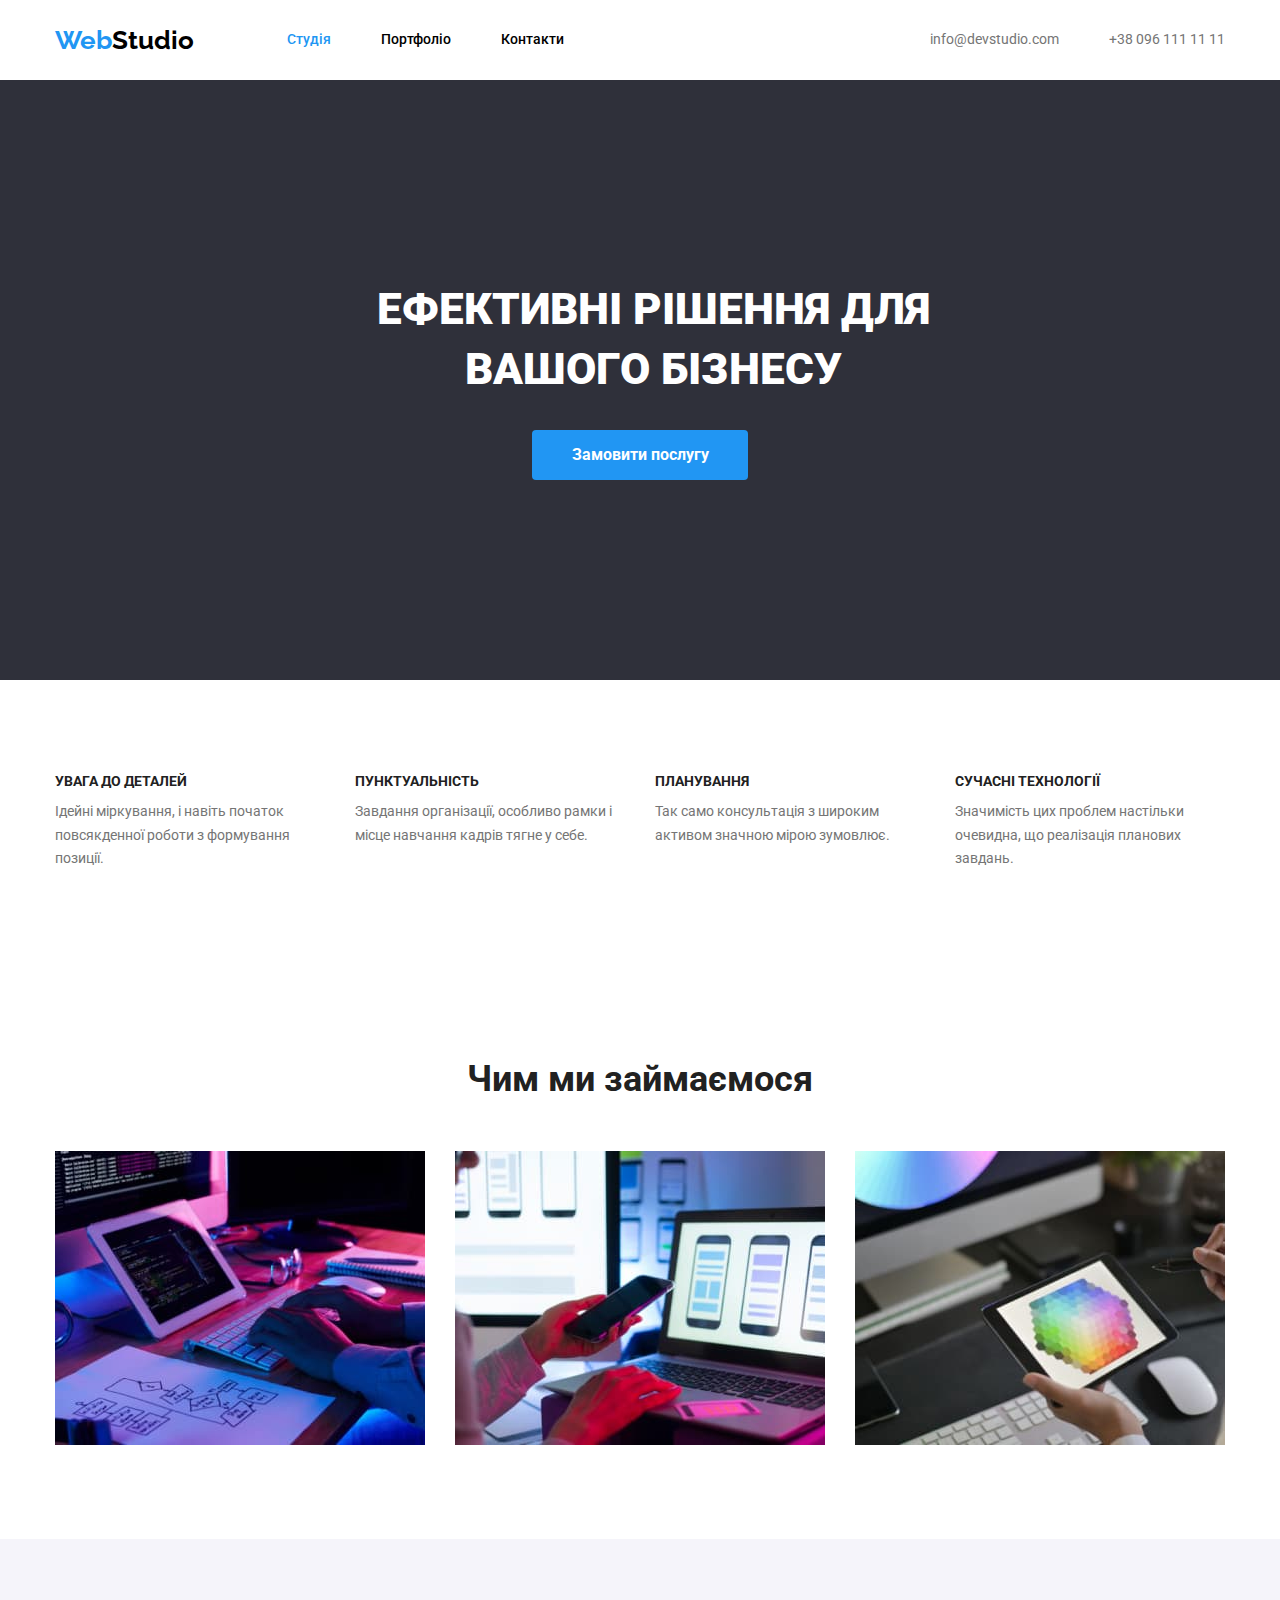
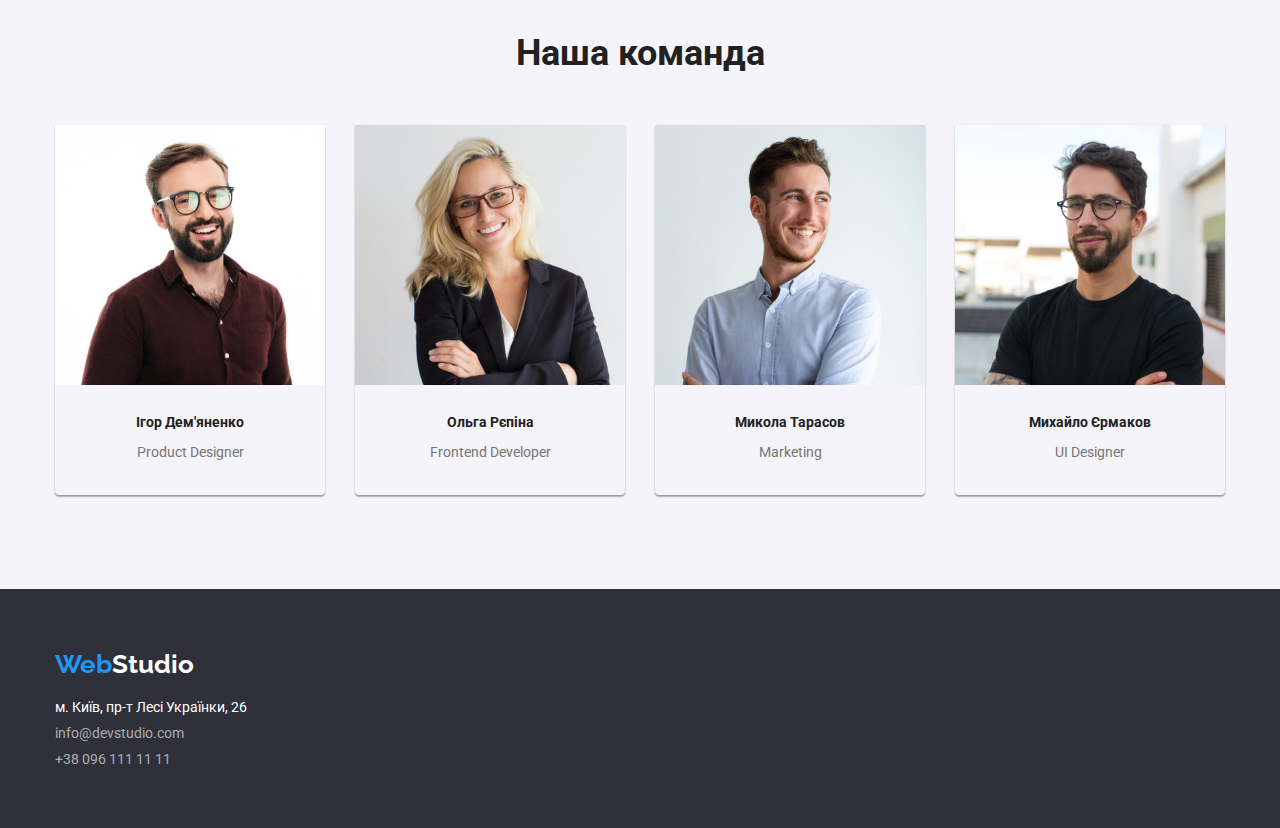
<file: index.html>
<!DOCTYPE html>
<html lang="uk">
<head>
    <meta charset="UTF-8">
    <meta http-equiv="X-UA-Compatible" content="IE=edge">
    <meta name="viewport" content="width=device-width, initial-scale=1.0">
    <title>Document</title>
    <link rel="stylesheet" href="https://fonts.googleapis.com/css2?family=Raleway:wght@700&family=Roboto:wght@400;500;700;900&display=swap">
    <link rel="stylesheet" href="https://cdn.jsdelivr.net/npm/modern-normalize@1.1.0/modern-normalize.min.css">
    <link rel="stylesheet" href="./css/styles.css">
</head>
<body class="font-family">
    
        <!--Шапка сайта-->
    <header class="header">
        <div class="container heder-box">
            <nav class="header-navigation">
            <a class="nav-link" href="./index.html"><span class="accent">Web</span><span class="accent-two">Studio</span></a>
            <ul class="menu">
                <li><a class="nav-link active" href="./index.html">Студія</a></li>
                <li><a class="nav-link" href="./portfolio.html">Портфоліо</a></li>
                <li><a class="nav-link" href="">Контакти</a></li>
            </ul>
        </nav>
        <ul class="contact">
            <li><a class="nav-link-contakts" href="mailto:info@devstudio.com">info@devstudio.com</a></li>
            <li><a class="nav-link-contakts" href="tel:+380961111111">+38 096 111 11 11</a></li>
        </ul>
        </div>
    </header>
 <main>
    <section class="hero">
        <div class="container hero-box">
            <h1 class="headline">Ефективні рішення для вашого бізнесу</h1>
            <button class="cursor" type="button">Замовити послугу</button>
        </div>
    </section>
    <section class="features section">
        <div class="container features-section">
        <h2 class="visually-hidden">Наші переваги</h2>
        <ul class="features-section-list">
                <li class="features-list">
                    <div class="features-list-box">
                        <h3 class="subject">УВАГА ДО ДЕТАЛЕЙ</h3>
                        <p class="text">Ідейні міркування, і навіть початок повсякденної роботи з формування позиції.</p>
                    </div> 
                </li>
                <li class="features-list">
                    <div class="features-list-box">
                        <h3 class="subject">ПУНКТУАЛЬНІСТЬ</h3>
                        <p class="text">Завдання організації, особливо рамки і місце навчання кадрів тягне у себе.</p>
                    </div>
                </li class="features-list">
                 <li class="features-list">
                    <div class="features-list-box">
                        <h3 class="subject">ПЛАНУВАННЯ</h3>
                        <p class="text">Так само консультація з широким активом значною мірою зумовлює.</p>
                    </div>
                </li>
                <li class="features-list">
                    <div class="features-list-box">
                        <h3 class="subject">СУЧАСНІ ТЕХНОЛОГІЇ</h3>
                        <p class="text">Значимість цих проблем настільки очевидна, що реалізація планових завдань.</p>
                    </div>
                </li>
        </ul>
        </div>  
    </section>
    <section class="works section">
        <div class="container">
        <h2 class="heading">Чим ми займаємося</h2>
        <ul class="works-list">
            <li><img src="./images/work1.jpg" alt="Робота програмування" width="370"></li>
            <li><img src="./images/work2.jpg" alt="Робота мобільної графіки" width="370"></li>
            <li><img src="./images/work3.jpg" alt="Кольорова гамма" width="370"></li>
        </ul>
        </div>
    </section>
    <section class="job section">
        <div class="container">
            <h2 class="heading">Наша команда</h2>
                <ul class="job-list">
                    <li class="jop-list-item"><img src="./images/job1.jpg" alt="Ігор Дем'яненко" width="270">
                        <div class="jop-list-item-box">
                            <h3 class="job-name">Ігор Дем'яненко</h3>
                            <p class="job-titl" lang="en">Product Designer</p>
                        </div>
                    </li>
                    <li class="jop-list-item"><img src="./images/job2.jpg" alt="Ольга Рєпіна" width="270">
                        <div class="jop-list-item-box">
                            <h3 class="job-name">Ольга Рєпіна</h3>
                            <p class="job-titl" lang="en">Frontend Developer</p>
                        </div>
                    </li>
                    <li class="jop-list-item"><img src="./images/job3.jpg" alt="Микола Тарасов" width="270">
                        <div class="jop-list-item-box">
                            <h3 class="job-name">Микола Тарасов</h3>
                            <p class="job-titl" lang="en">Marketing</p>
                        </div>
                    </li>
                    <li class="jop-list-item"><img src="./images/job4.jpg" alt="Михайло Єрмаков" width="270">
                        <div class="jop-list-item-box">
                            <h3 class="job-name">Михайло Єрмаков</h3>
                            <p class="job-titl" lang="en">UI Designer</p>
                        </div>
                        </li>
                </ul>
        </div>
    </section>
 </main>
 <!--Футер-->
 <footer class="footer">
    <div class="container">
    <a class="nav-link" href="./index.html"><span class="accent">Web</span><span class="accent-three">Studio</span></a>
    <address class="footer-address">
        <ul>
            <li class="list-address"><a class="nav-link-adres" href="">м. Київ, пр-т Лесі Українки, 26</a></li>
            <li class="list-mail"><a class="nav-link-kont" href="mailto:info@devstudio.com">info@devstudio.com</a></li>
            <li class="list-tel"><a class="nav-link-kont" href="tel:+380961111111">+38 096 111 11 11</a></li>
        </ul>
    </address>
    </div>
</footer>
</body>
</html>
</file>
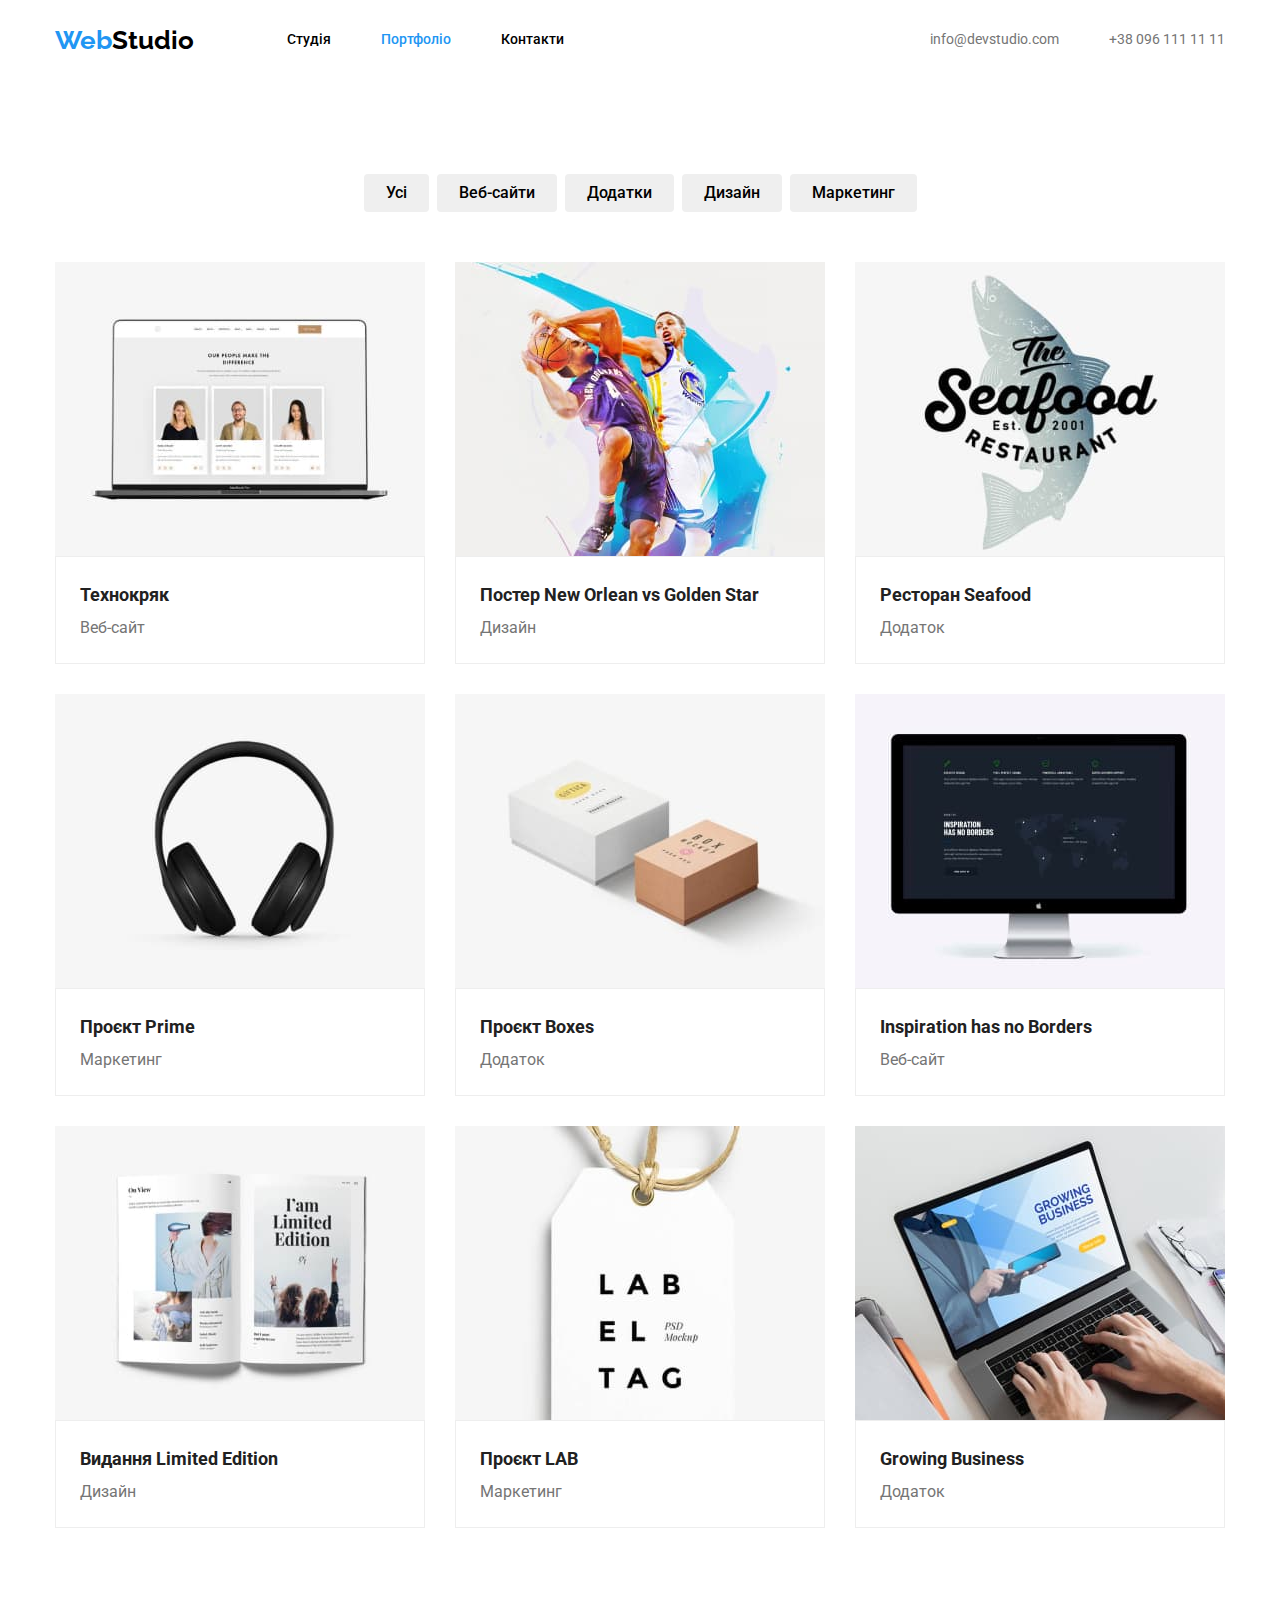
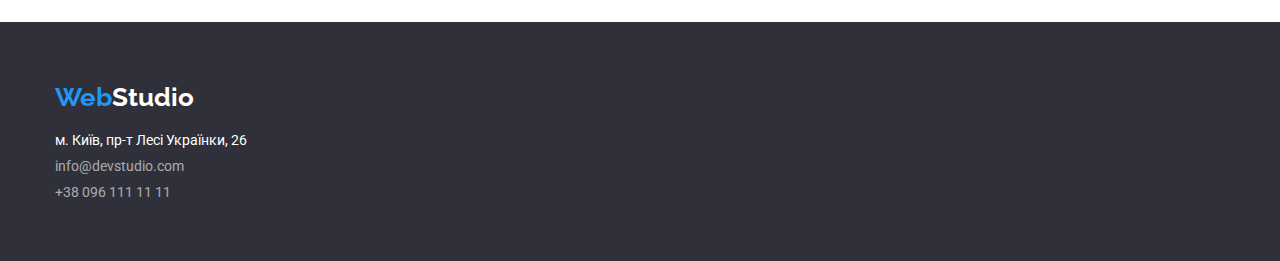
<file: portfolio.html>
<!DOCTYPE html>
<html lang="uk">
<head>
    <meta charset="UTF-8">
    <meta http-equiv="X-UA-Compatible" content="IE=edge">
    <meta name="viewport" content="width=device-width, initial-scale=1.0">
    <title>Document</title>
    <link rel="stylesheet" href="https://fonts.googleapis.com/css2?family=Raleway:wght@700&family=Roboto:wght@400;500;700;900&display=swap">
    <link rel="stylesheet" href="https://cdn.jsdelivr.net/npm/modern-normalize@1.1.0/modern-normalize.min.css">
    <link rel="stylesheet" href="./css/styles.css">
</head>
<body>
    
        <!--Шапка сайта-->
        <header class="header">
            <div class="container heder-box">
                <nav class="header-navigation">
                <a class="nav-link" href="./index.html"><span class="accent">Web</span><span class="accent-two">Studio</span></a>
                <ul class="menu">
                    <li><a class="nav-link" href="./index.html">Студія</a></li>
                    <li><a class="nav-link active" href="./portfolio.html">Портфоліо</a></li>
                    <li><a class="nav-link" href="">Контакти</a></li>
                </ul>
            </nav>
            <ul class="contact">
                <li><a class="nav-link-contakts" href="mailto:info@devstudio.com">info@devstudio.com</a></li>
                <li><a class="nav-link-contakts" href="tel:+380961111111">+38 096 111 11 11</a></li>
            </ul>
            </div>
        </header>
 <main>
    <section class="section">
    <div class="container">
        <h1 class="visually-hidden">Виконані замовлення</h1>
            <ul class="order-list">
                <Li class="order-list-item"><button class="btn" type="button">Усі</button></Li>
                <Li class="order-list-item"><button class="btn" type="button">Веб-сайти</button></Li>
                <Li class="order-list-item"><button class="btn" type="button">Додатки</button></Li>
                <Li class="order-list-item"><button class="btn" type="button">Дизайн</button></Li>
                <Li class="order-list-item"><button class="btn" type="button">Маркетинг</button></Li>
            </ul>
    <ul class="aside">
            <li class="aside-list"><img src="./images/tekhnokryak.jpg" alt="наши фахівці" width="370">
                <div class="aside-list-items">
                    <h2 class="caption">Технокряк</h2>
                    <p class="desc">Веб-сайт</p>
                </div>
            </li>
            <li class=""><img src="./images/golden-star.jpg" alt="Постер" width="370">
                <div class="aside-list-items">
                    <h2 class="caption">Постер New Orlean vs Golden Star</h2>
                    <p class="desc">Дизайн</p>
                </div>
            </li>
            <li class=""><img src="./images/seafood.jpg" alt="лого Ресторана" width="370">
                <div class="aside-list-items">
                    <h2 class="caption">Ресторан Seafood</h2>
                    <p class="desc">Додаток</p>
                </div>
            </li>
            <li class=""><img src="./images/prime.jpg" alt="навушники" width="370">
                <div class="aside-list-items">
                    <h2 class="caption">Проєкт Prime</h2>
                    <p class="desc">Маркетинг</p>
                </div>
            </li>
            <li class=""><img src="./images/boxes.jpg" alt="Проект Бокси" width="370">
                <div class="aside-list-items">
                    <h2 class="caption">Проєкт Boxes</h2>
                    <p class="desc">Додаток</p>
                </div>
            </li>
            <li class=""><img src="./images/borders.jpg" alt="Сайт" width="370">
                <div class="aside-list-items">
                    <h2 class="caption" lang="en">Inspiration has no Borders</h2>
                    <p class="desc">Веб-сайт</p>
                </div>
            </li>
            <li class=""><img src="./images/limited-edition.jpg" alt="Разворот Книги" width="370">
                <div class="aside-list-items">
                    <h2 class="caption">Видання Limited Edition</h2>
                    <p class="desc">Дизайн</p>
                </div>
            </li>
            <li class=""><img src="./images/lab.jpg" alt="Лейба" width="370">
                <div class="aside-list-items">
                    <h2 class="caption">Проєкт LAB</h2>
                    <p class="desc">Маркетинг</p>
                </div> 
            </li>
            <li class=""><img src="./images/growing-busines.jpg" alt="Лейба" width="370">
                <div class="aside-list-items">
                    <h2 class="caption" lang="en"> Growing Business</h2>
                    <p class="desc">Додаток</p>
                </div>                
            </li>
    </ul>

    </div>
    </section>
   
</main>
 <!--Футер-->
 <footer class="footer">
    <div class="container">
    <a class="nav-link" href="./index.html"><span class="accent">Web</span><span class="accent-three">Studio</span></a>
    <address class="footer-address">
        <ul>
            <li class="list-address"><a class="nav-link-adres" href="">м. Київ, пр-т Лесі Українки, 26</a></li>
            <li class="list-mail"><a class="nav-link-kont" href="mailto:info@devstudio.com">info@devstudio.com</a></li>
            <li class="list-tel"><a class="nav-link-kont" href="tel:+380961111111">+38 096 111 11 11</a></li>
        </ul>
    </address>
    </div>
</footer>
</body>
</html>
</file>
<file: css/styles.css>
:root {
    --brand-color: #2196F3;
    --brand-color-two: #000000;
    --brand-color-three: #FFFFFF;
    --brand-font:"Raleway";
    --brand-font-style: normal;
    --brand-tekst-color:#757575;
}

body {
margin: 0;
font-family: "Roboto", sans-serif;
font-size: 14px;
line-height: 1.14;
color: #212121;
}

h1, 
h2, 
h3, 
h4, 
h5, 
h6,
p,
ul,
ol {
    margin-top: 0;
    margin-bottom: 0;
}

ul,
ol {
    list-style-type: none;
    margin: 0;
    padding: 0;
}

a {
text-decoration: none; 
}

img {
    display: block;
}

.cursor,
.btn {
    cursor: pointer;
}

.container {
    width: 1200px;
    padding-right: 15px;
    padding-left: 15px;
    margin-left: auto;
    margin-right: auto;
}

.heading {
        font-weight: 700;
        font-size: 36px;
        line-height: 1.16;
        text-align: center;
        padding-bottom: 50px;
}
.section {
    padding-top: 94px;
    padding-bottom: 94px;
}

.visually-hidden {
    position: absolute;
    width: 1px;
    height: 1px;
    margin: -1px;
    padding: 0;
    overflow: hidden;
    border: 0;
    clip: rect(0 0 0 0);
  }
.nav-link.active {color: var(--brand-color);}
    /* outline-style: auto; */


/*Стилы для index.html*/

/*--------------------header--------------------*/
.header {
    
}

.heder-box {
    display: flex;
    align-items: center;
    justify-content: space-between;
} 

.accent {
    font-family: var(--brand-font);
    font-style: var(--brand-font-style);
    font-weight: 700;
    font-size: 26px;
    line-height: 1.19;
    color: var(--brand-color);
}

.accent-two {
    font-family: var(--brand-font);
    font-style: var(--brand-font-style);
    font-weight: 700;
    font-size: 26px;
    line-height: 1.19;    
    color: var(--brand-color-two);
}

.header-navigation {
    display: flex;
    align-items: center;
}

.menu {
    display: flex;
    column-gap: 50px;
    margin-left: 93px;
    margin-top: 32px;
    margin-bottom: 32px;
}

.nav-link { 
    font-weight: 500;
    color: var(--brand-color-two);
    }

.nav-link-contakts {
    color: var(--brand-tekst-color);
    text-decoration: none;
}

.nav-link:focus, .nav-link:hover {
    color: var(--brand-color)}

.nav-link-contakts:focus, .nav-link-contakts:hover {
        color: var(--brand-color);
    }
    
.contact {
    display: flex;
    column-gap: 50px;
    margin-top: 32px;
    margin-bottom: 32px;
}

/*------------------hero--------------------*/

.hero {
    text-transform:uppercase;
    color: var(--brand-color-three);
    background-color: #2F303A;
}

.hero-box {
    
    width: 700px;
    text-align: center;
    padding-top: 200px;
    padding-bottom: 200px;
}

.headline {
    font-family: 'Roboto';
    font-style: var(--brand-font-style);
    font-weight: 900;
    font-size: 44px;
    line-height: 1.36;
    min-width: 696px;
    margin-bottom: 30px;
    }

.cursor {
    font-family: 'Roboto';
    font-weight: 700;
    font-size: 16px;
    line-height: 1.875;
    color: var(--brand-color-three);
    background-color: var(--brand-color);
    padding: 10px 32px;
    display: block;
    min-width: 216px;
    margin: 0 auto;
    border-radius: 4px;
    border: none;
}

/*---------------features-----------*/

  .features-section-list {
    display: flex;
    column-gap: 30px;
    flex-wrap: nowrap;
    flex-basis: calc((100% - 90px) / 4);
  }

  .features-list-box {
    min-width: 270px;
  }

.subject {
    font-weight: 700;
    font-size: 14px;
    line-height: 1.14;
    margin-bottom: 10px;
}
    
.text {
    line-height: 1.71;
    color: var(--brand-tekst-color);
}


/*--------------------------works--------------------*/

.works-list {
    display: flex;
    gap: 30px;
    flex-wrap: wrap;
    flex-basis: calc((100% - 60px) / 3);
}


/*-----------------job-----------------*/

.job {
    background: #F5F4FA;
}

.job-list {
    display: flex;
    gap: 30px;
    flex-wrap: wrap;
    flex-basis: calc((100% - 90px) / 4);
}

.jop-list-item {
box-shadow: 0px 1px 3px rgba(0, 0, 0, 0.12), 0px 1px 1px rgba(0, 0, 0, 0.14), 0px 2px 1px rgba(0, 0, 0, 0.2);
border-radius: 0px 0px 4px 4px;
}

.jop-list-item-box {
    padding-top: 30px;
    padding-bottom: 30px;
    text-align: center;
    

}

.job-name {
    font-weight: 700;
    font-size: 14px;
    line-height: 1.14;
    margin-bottom: 10px;
    
}

.job-titl {
    line-height: 1.71;
    color: var(--brand-tekst-color);
    
}

/*--------------------------Футер--------------------*/

.footer {
    padding-top: 60px;
    padding-bottom: 60px;
    background-color: #2F303A;
    }

.footer-address {
    font-style: normal;
}

.list-address {
    margin-top: 20px;
}

.list-mail {
    margin-top: 10px;
}

.list-tel {
    margin-top: 10px;
}

.nav-link-adres {
    color: var(--brand-color-three);
    text-decoration: none;
}

.nav-link-kont {
    text-decoration: none;
    color: rgba(255, 255, 255, 0.6);
}

.nav-link-adres:focus, 
.nav-link-adres:hover {color: var(--brand-color);}

.nav-link-kont:focus, 
.nav-link-kont:hover {color: var(--brand-color);}

/*-------------------Стилі для портфоліє---------------*/


.order-list {
    display: flex;
    justify-content: center;
    gap: 8px;
    margin-bottom: 50px;
}

.order-list-item {
     
}

.btn {
font-weight: 500;
font-size: 16px;
line-height: 1.625;
padding-top: 6px;
padding-right: 22px;
padding-bottom: 6px;
padding-left: 22px;
border-radius: 4px;
border: none;
}

.btn:hover, .btn:focus {color: var(--brand-color-three);
    background-color: var(--brand-color);
}


.aside {
    display: flex;
    gap: 30px;
    flex-wrap: wrap;
    flex-basis: calc((100% - 2 * 30px) / 3);
}

.aside-list-items {
    border: 1px solid #EEEEEE;
    padding: 20px 24px;
}

.caption {
    font-weight: 700;
    font-size: 18px;
    line-height: 2;
}

.desc {
font-weight: 400;
font-size: 16px;
line-height: 1.875;
color: var(--brand-tekst-color);

}


.accent-three {
    font-family: var(--brand-font);
    font-style: var(--brand-font-style);
    font-weight: 700;
    font-size: 26px;
    line-height: 1.19;    
    color: var(--brand-color-three);
}
</file>
